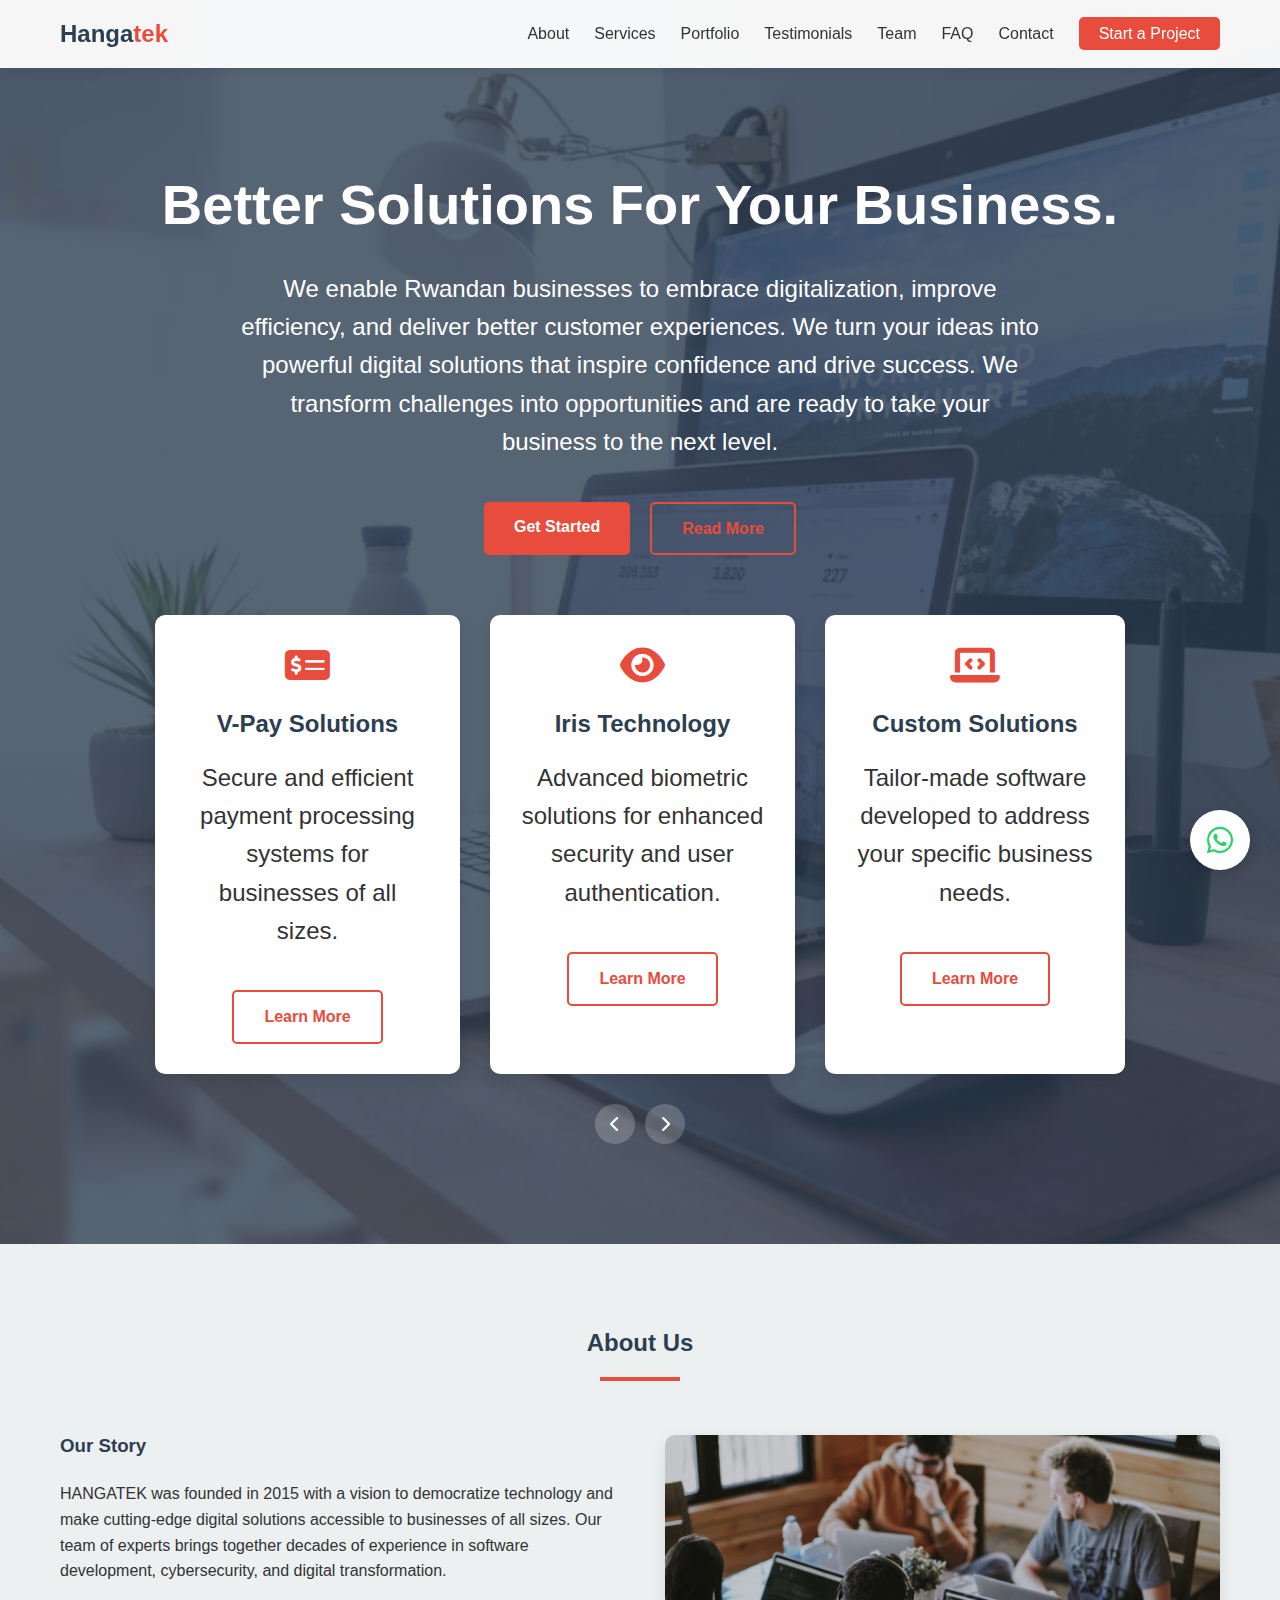
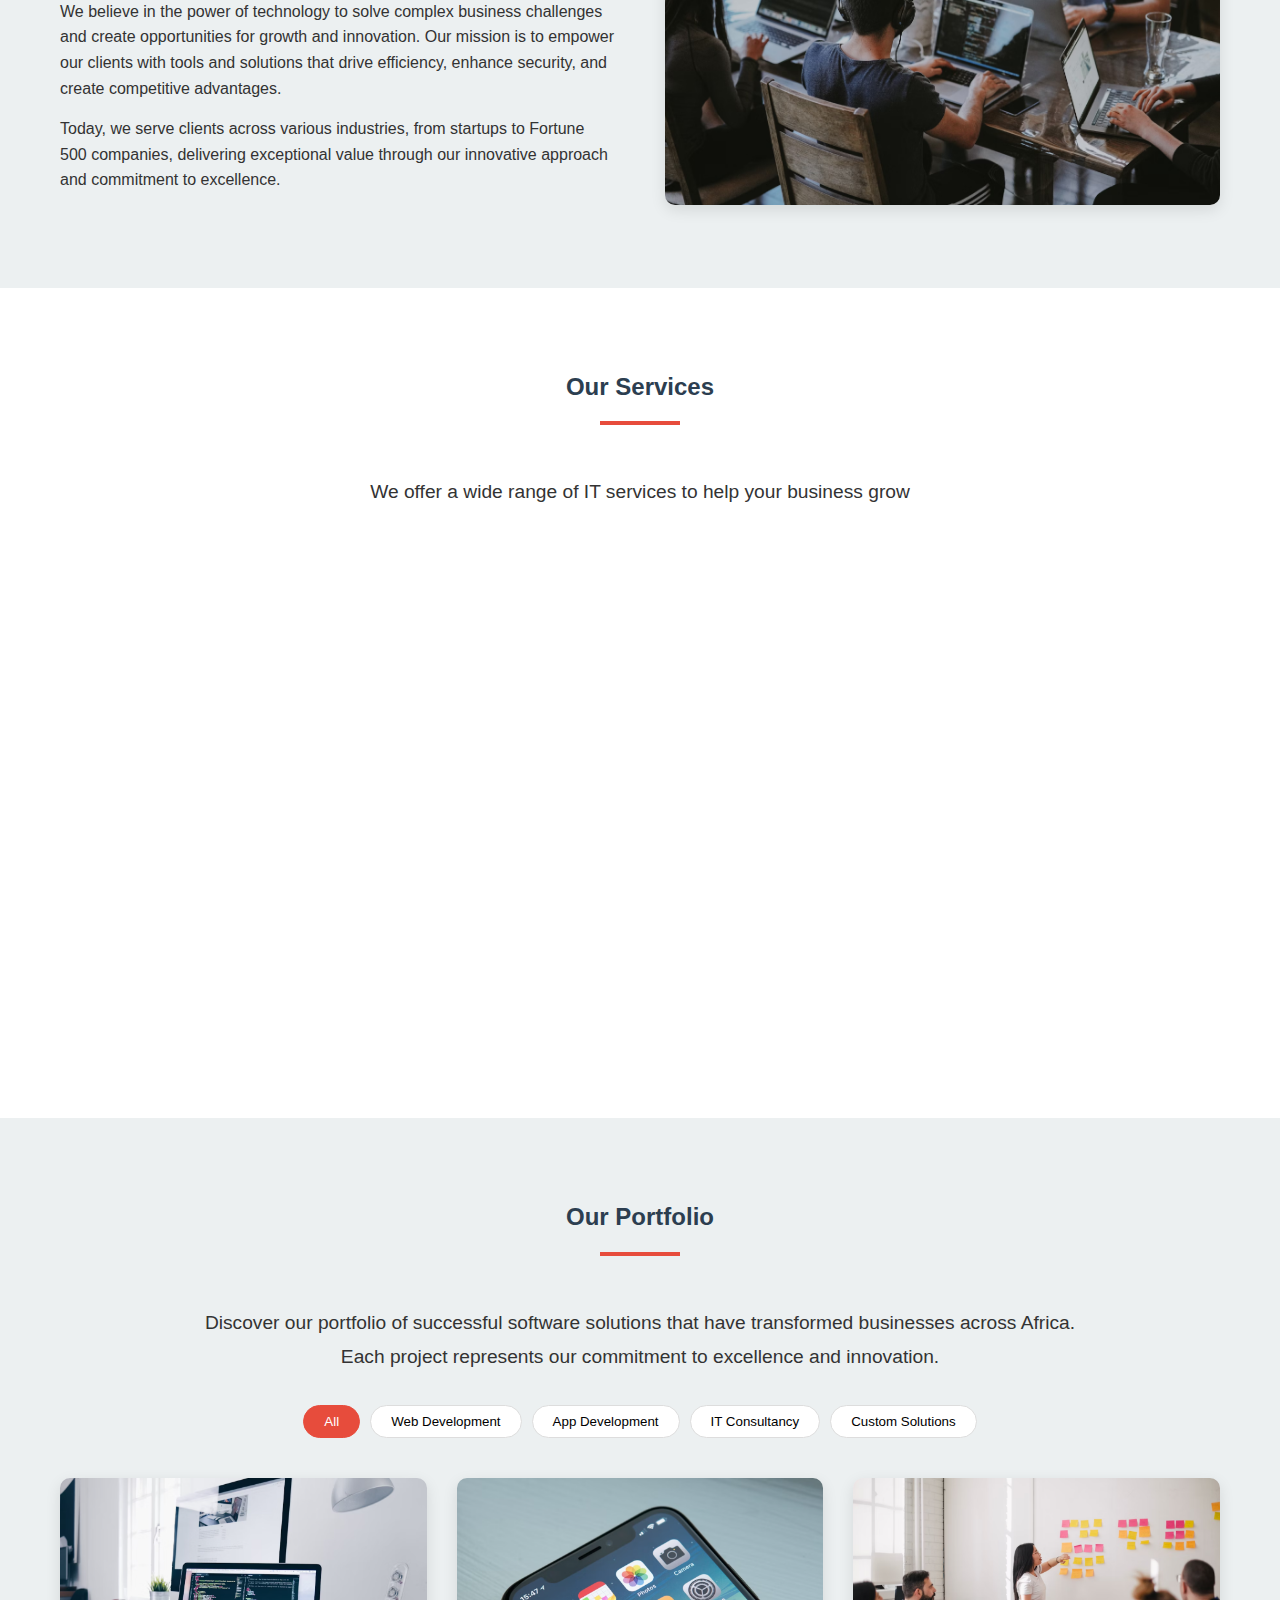
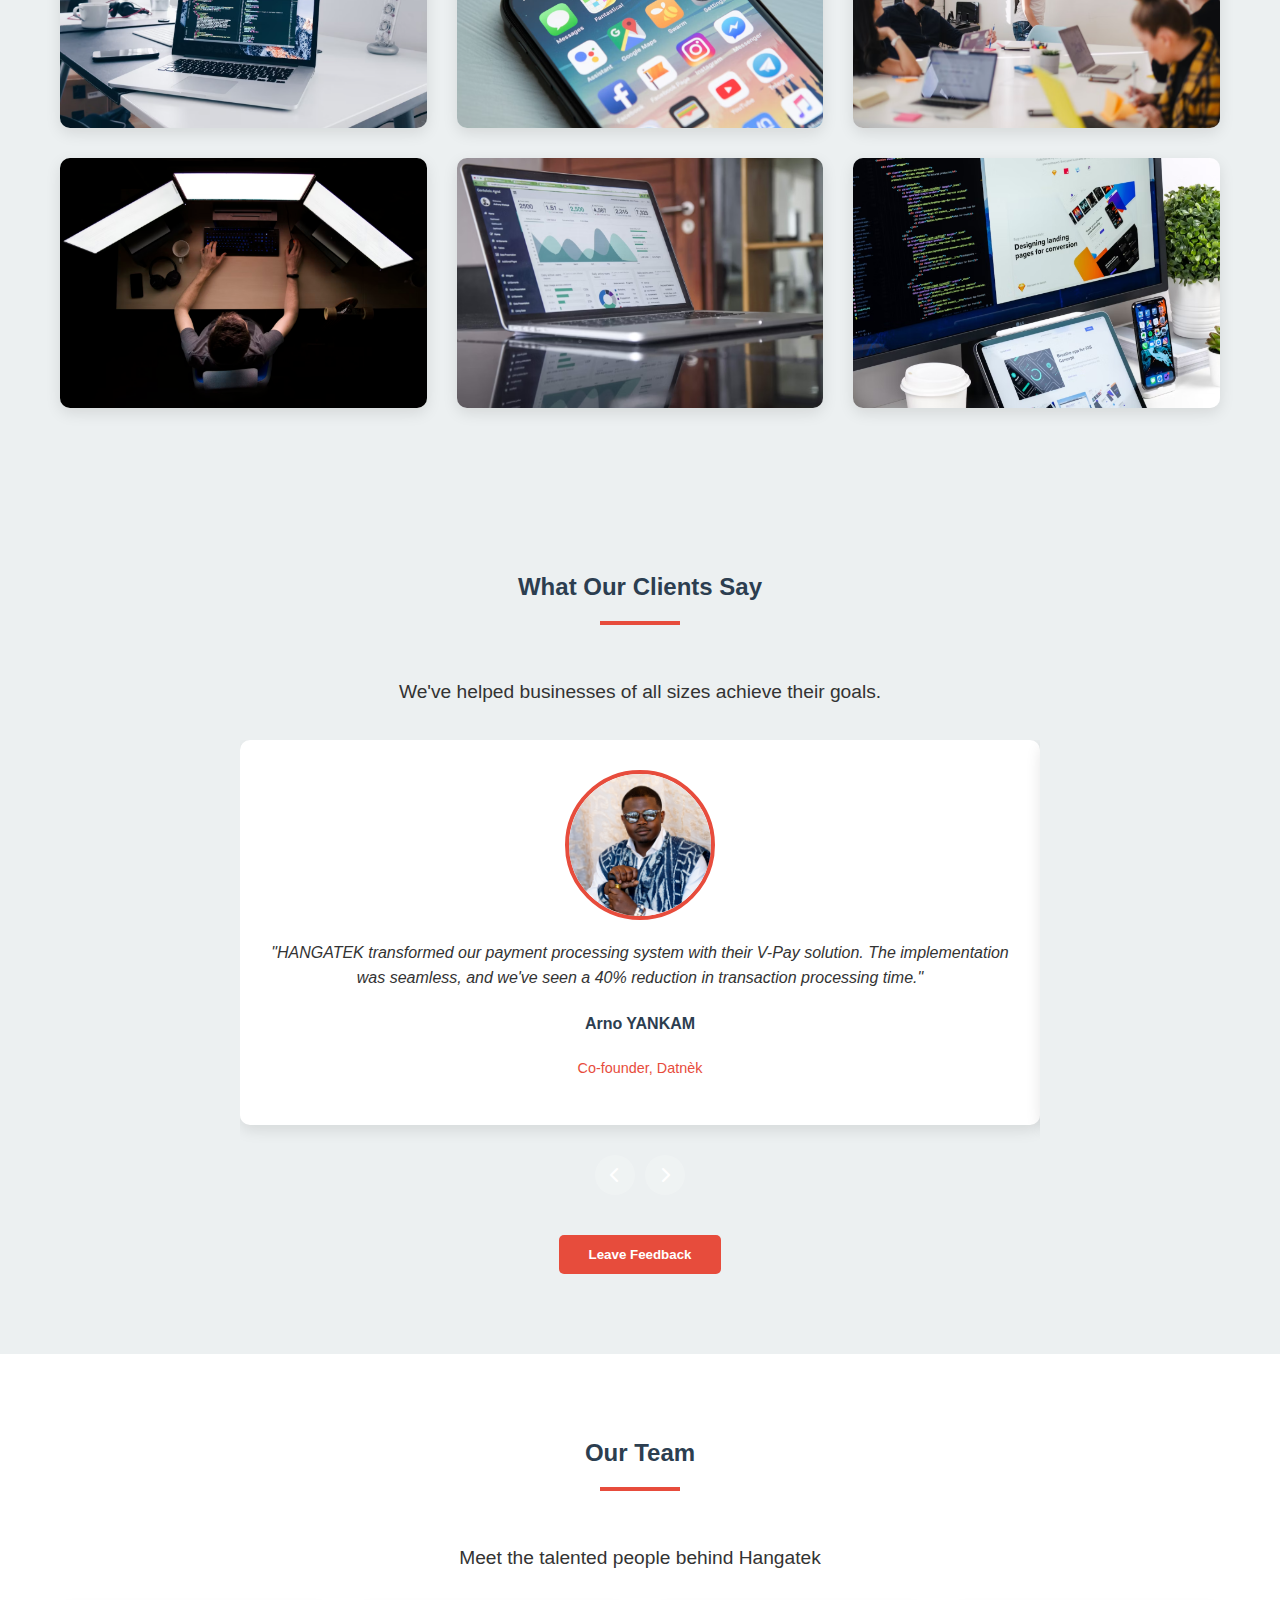
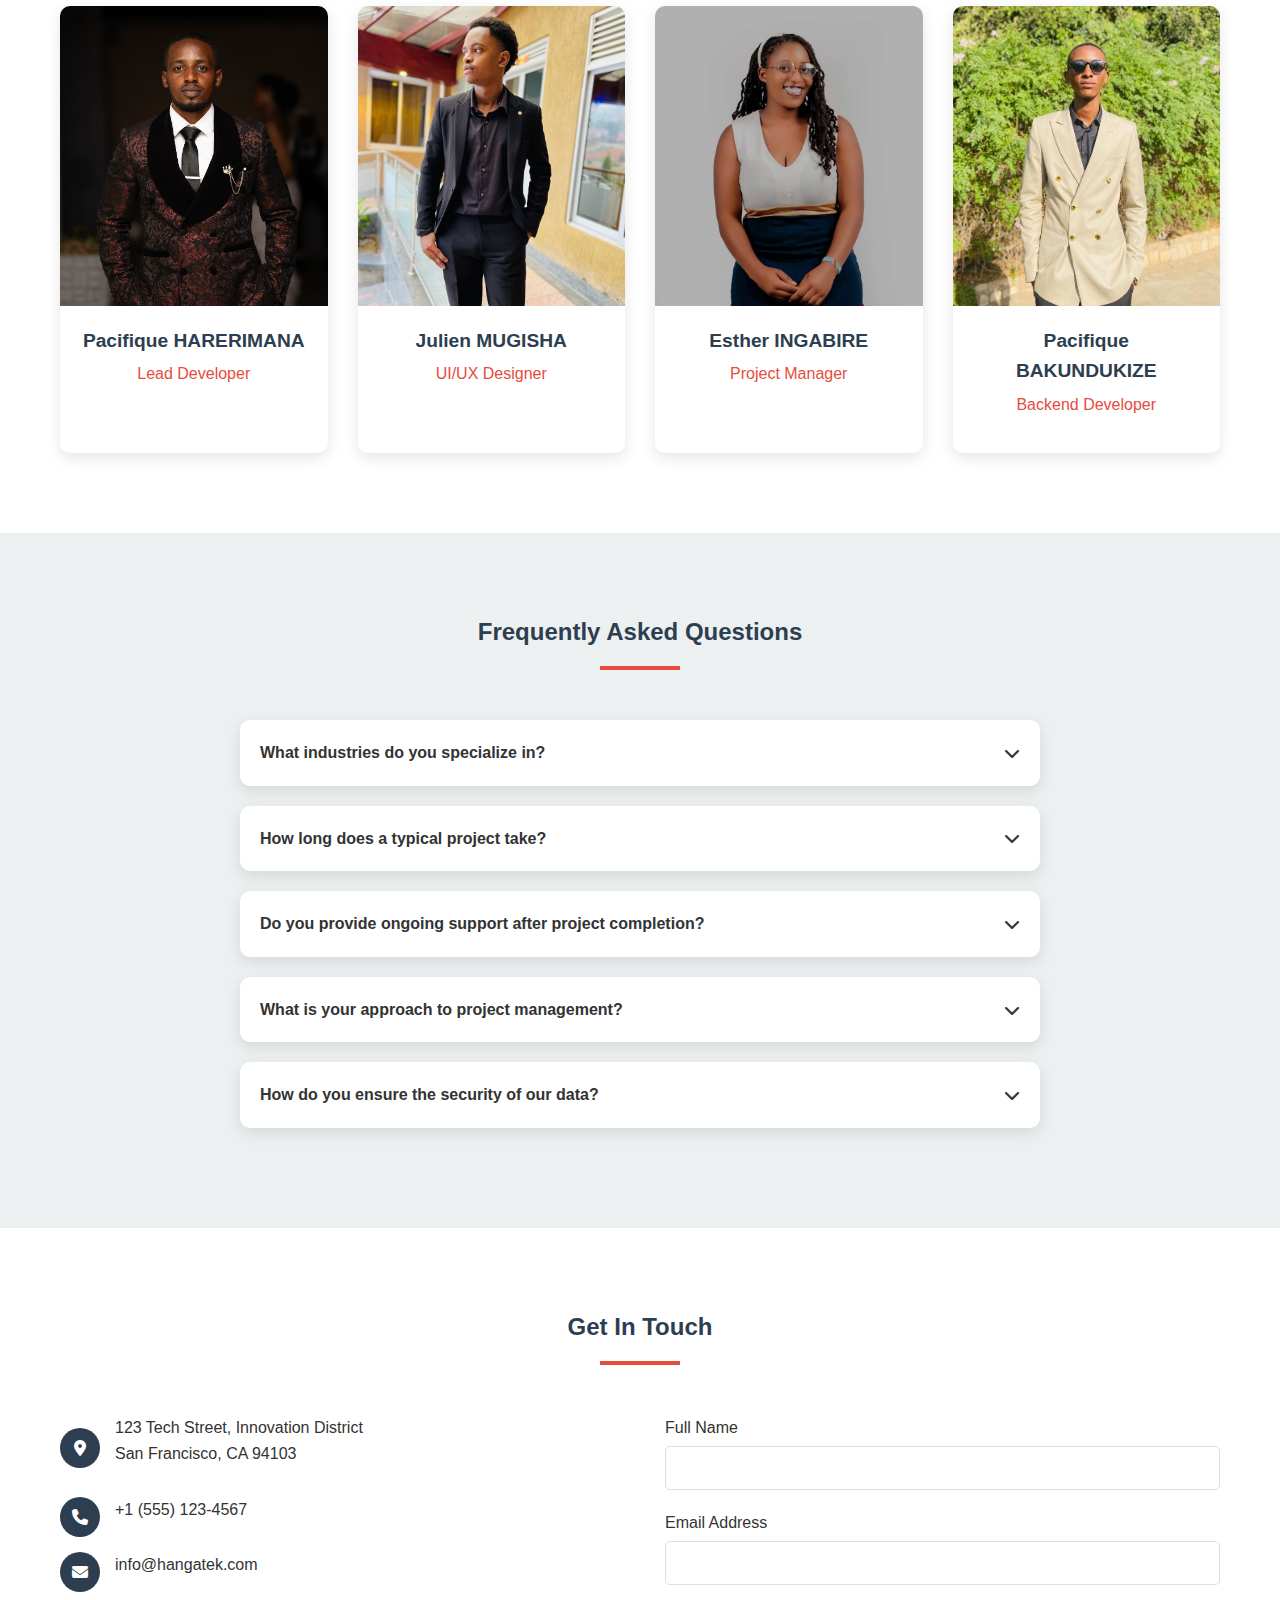
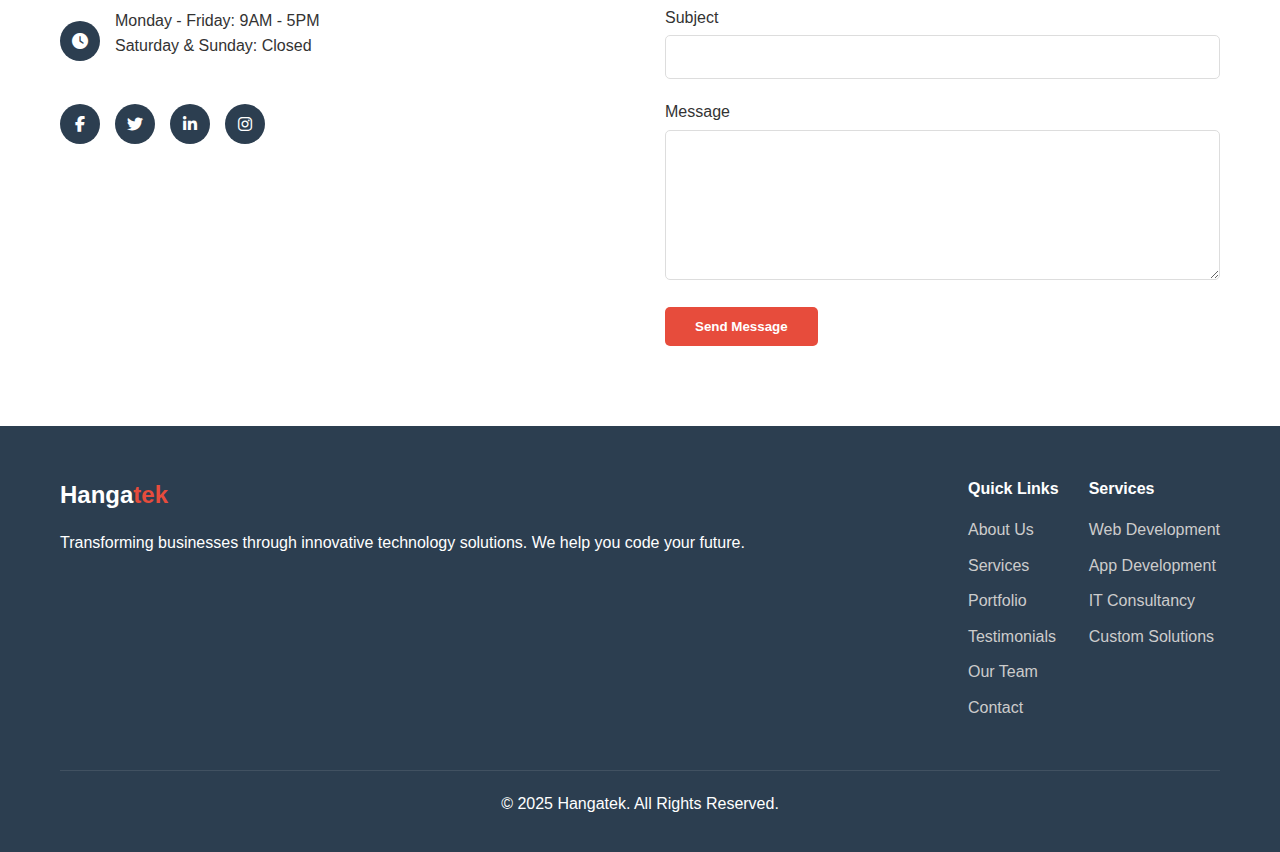
<file: home.html>
<!DOCTYPE html>
<html lang="en">
<head>
    <meta charset="UTF-8">
    <meta name="viewport" content="width=device-width, initial-scale=1.0">
    <title>Hangatek - Code Your Future</title>
    <link rel="stylesheet" href="https://cdnjs.cloudflare.com/ajax/libs/font-awesome/6.4.0/css/all.min.css">
    <link rel="stylesheet" href="global.css">
    <link rel="javascript" href="script.js">
</head>
<body>
    <!-- Header -->
    <header id="header">
        <div class="container header-container">
            <a href="#" class="logo">Hanga<span>tek</span></a>
            <button class="mobile-menu-btn" id="mobileMenuBtn">
                <i class="fas fa-bars"></i>
            </button>
            <nav>
                <ul id="navMenu">
                    <li><a href="#about" class="nav-link">About</a></li>
                    <li><a href="#services" class="nav-link">Services</a></li>
                    <li><a href="#portfolio" class="nav-link">Portfolio</a></li>
                    <li><a href="#testimonials" class="nav-link">Testimonials</a></li>
                    <li><a href="#team" class="nav-link">Team</a></li>
                    <li><a href="#faq" class="nav-link">FAQ</a></li>
                    <li><a href="#contact" class="nav-link">Contact</a></li>
                    <li><a href="#request" class="nav-link nav-request">Start a Project</a></li>
                </ul>
            </nav>
        </div>
    </header>

    <!-- Hero Section -->
    <section class="hero" id="home">
        <div class="container">
            <h1>Better Solutions For Your Business.</h1>
            <p>We enable Rwandan businesses to embrace digitalization, improve efficiency, and deliver better customer experiences. We turn your ideas into powerful digital solutions that inspire confidence and drive success. We transform challenges into opportunities and are ready to take your business to the next level.</p>

            <div class="hero-buttons">
                <a href="#contact" class="btn">Get Started</a>
                <a href="#about" class="btn btn-outline">Read More</a>
            </div>
            
            <div class="services-carousel">
                <div class="carousel-container" id="carouselContainer">
                    <div class="service-card">
                        <i class="fas fa-money-check-alt"></i>
                        <h3>V-Pay Solutions</h3>
                        <p>Secure and efficient payment processing systems for businesses of all sizes.</p>
                        <a href="#services" class="btn btn-outline">Learn More</a>
                    </div>
                    <div class="service-card">
                        <i class="fas fa-eye"></i>
                        <h3>Iris Technology</h3>
                        <p>Advanced biometric solutions for enhanced security and user authentication.</p>
                        <a href="#services" class="btn btn-outline">Learn More</a>
                    </div>
                    <div class="service-card">
                        <i class="fas fa-laptop-code"></i>
                        <h3>Custom Solutions</h3>
                        <p>Tailor-made software developed to address your specific business needs.</p>
                        <a href="#services" class="btn btn-outline">Learn More</a>
                    </div>
                </div>
                <div class="carousel-controls">
                    <div class="carousel-control" id="carouselPrev">
                        <i class="fas fa-chevron-left"></i>
                    </div>
                    <div class="carousel-control" id="carouselNext">
                        <i class="fas fa-chevron-right"></i>
                    </div>
                </div>
            </div>
        </div>
    </section>

    <!-- About Section -->
    <section class="about" id="about">
        <div class="container">
            <h2 class="section-title">About Us</h2>
            <div class="about-content">
                <div class="about-text">
                    <h3>Our Story</h3>
                    <p>HANGATEK was founded in 2015 with a vision to democratize technology and make cutting-edge digital solutions accessible to businesses of all sizes. Our team of experts brings together decades of experience in software development, cybersecurity, and digital transformation.</p>
                    <p>We believe in the power of technology to solve complex business challenges and create opportunities for growth and innovation. Our mission is to empower our clients with tools and solutions that drive efficiency, enhance security, and create competitive advantages.</p>
                    <p>Today, we serve clients across various industries, from startups to Fortune 500 companies, delivering exceptional value through our innovative approach and commitment to excellence.</p>
                    
                </div>
                <div class="about-image">
                    <img src="images/team.png" alt="HANGATEK Team">
                </div>
            </div>
        </div>
    </section>

    <!-- Services Section -->
    <section class="services" id="services">
        <div class="container">
            <h2 class="section-title">Our Services</h2>
            <P class="section-text-center">We offer a wide range of IT services to help your business grow</P>
            <br>
            <div class="services-grid">
                <div class="service-item">
                    <div class="service-icon">
                        <i class="fas fa-laptop-code"></i>
                    </div>
                    <div class="service-details">
                        <h3>Web Development</h3>
                        <p>We create responsive, high-performance websites and web applications that deliver exceptional user experiences across all devices.</p>
                       
                    </div>
                </div>
                <div class="service-item">
                    <div class="service-icon">
                        <i class="fas fa-mobile-alt"></i>
                    </div>
                    <div class="service-details">
                        <h3>App Development</h3>
                        <p>From iOS to Android, we build native and cross-platform mobile applications that engage users and drive business growth.</p>
                       
                    </div>
                </div>
                <div class="service-item">
                    <div class="service-icon">
                        <i class="fas fa-chart-line"></i>
                    </div>
                    <div class="service-details">
                        <h3>IT Consultancy</h3>
                        <p>Our experts provide strategic guidance to help you leverage technology for business transformation and digital innovation.</p>
                     
                    </div>
                </div>
                <div class="service-item">
                    <div class="service-icon">
                        <i class="fas fa-cogs"></i>
                    </div>
                    <div class="service-details">
                        <h3>Custom Software Solutions</h3>
                        <p>We develop tailor-made software systems designed to address your specific business challenges and operational needs.</p>
                   
                    </div>
                </div>
            </div>
        </div>
    </section>

    <!-- Portfolio Section -->
    <section class="portfolio" id="portfolio">
        <div class="container">
            <h2 class="section-title">Our Portfolio</h2>
            <p class="section-text-center">Discover our portfolio of successful software solutions that have transformed businesses across Africa.
               Each project represents our commitment to excellence and innovation.</p>
            <div class="portfolio-filters">
                <button class="filter-btn active" data-filter="all">All</button>
                <button class="filter-btn" data-filter="web">Web Development</button>
                <button class="filter-btn" data-filter="app">App Development</button>
                <button class="filter-btn" data-filter="consultancy">IT Consultancy</button>
                <button class="filter-btn" data-filter="custom">Custom Solutions</button>
            </div>
            <div class="portfolio-grid">
                <div class="portfolio-item" data-category="web">
                    <img src="images/proj1.png" alt="E-commerce Website" class="portfolio-image">
                    <div class="portfolio-overlay">
                        <h3 class="portfolio-title">E-commerce Platform</h3>
                        <p class="portfolio-category">Web Development</p>
                        <div class="portfolio-links">
                            <a href="#" class="portfolio-link">View Details</a>
                            <a href="#" class="portfolio-link">Live Demo</a>
                        </div>
                    </div>
                </div>
                <div class="portfolio-item" data-category="app">
                    <img src="images/proj2.png" alt="Fitness App" class="portfolio-image">
                    <div class="portfolio-overlay">
                        <h3 class="portfolio-title">Fitness Tracker App</h3>
                        <p class="portfolio-category">App Development</p>
                        <div class="portfolio-links">
                            <a href="#" class="portfolio-link">View Details</a>
                            <a href="#" class="portfolio-link">App Store</a>
                        </div>
                    </div>
                </div>
                <div class="portfolio-item" data-category="consultancy">
                    <img src="images/proj3.png" alt="IT Infrastructure" class="portfolio-image">
                    <div class="portfolio-overlay">
                        <h3 class="portfolio-title">IT Infrastructure Overhaul</h3>
                        <p class="portfolio-category">IT Consultancy</p>
                        <div class="portfolio-links">
                            <a href="#" class="portfolio-link">View Details</a>
                            <a href="#" class="portfolio-link">Case Study</a>
                        </div>
                    </div>
                </div>
                <div class="portfolio-item" data-category="custom">
                    <img src="images/proj4.png" alt="Custom CRM" class="portfolio-image">
                    <div class="portfolio-overlay">
                        <h3 class="portfolio-title">Custom CRM System</h3>
                        <p class="portfolio-category">Custom Solutions</p>
                        <div class="portfolio-links">
                            <a href="#" class="portfolio-link">View Details</a>
                            <a href="#" class="portfolio-link">Case Study</a>
                        </div>
                    </div>
                </div>
                <div class="portfolio-item" data-category="web">
                    <img src="images/proj5.png" alt="Financial Dashboard" class="portfolio-image">
                    <div class="portfolio-overlay">
                        <h3 class="portfolio-title">Financial Dashboard</h3>
                        <p class="portfolio-category">Web Development</p>
                        <div class="portfolio-links">
                            <a href="#" class="portfolio-link">View Details</a>
                            <a href="#" class="portfolio-link">Live Demo</a>
                        </div>
                    </div>
                </div>
                <div class="portfolio-item" data-category="app">
                    <img src="images/proj6.png" alt="Food Delivery App" class="portfolio-image">
                    <div class="portfolio-overlay">
                        <h3 class="portfolio-title">Food Delivery App</h3>
                        <p class="portfolio-category">App Development</p>
                        <div class="portfolio-links">
                            <a href="#" class="portfolio-link">View Details</a>
                            <a href="#" class="portfolio-link">App Store</a>
                        </div>
                    </div>
                </div>
            </div>
        </div>
    </section>

    <!-- Testimonials Section -->
    <section class="testimonials" id="testimonials">
        <div class="container">
            <h2 class="section-title">What Our Clients Say</h2>
            <p class="section-text-center">We've helped businesses of all sizes achieve their goals.</p>
            <div class="testimonials-slider">
                <div class="testimonials-container" id="testimonialsContainer">
                    <div class="testimonial">
                        <div class="testimonial-image">
                            <img src="images/INTROO_209.jpg" alt="Arno YANKAM">
                        </div>
                        <p class="testimonial-text">"HANGATEK transformed our payment processing system with their V-Pay solution. The implementation was seamless, and we've seen a 40% reduction in transaction processing time."</p>
                        <h4 class="testimonial-author">Arno YANKAM</h4>
                        <p class="testimonial-role">Co-founder, Datnèk</p>
                    </div>
                    <div class="testimonial">
                        <div class="testimonial-image">
                            <img src="images/gloria.jpg" alt="Gloria MUTESI">
                        </div>
                        <p class="testimonial-text">"The custom CRM solution developed by HANGATEK has revolutionized our customer management process. Their team was professional, responsive, and delivered beyond our expectations."</p>
                        <h4 class="testimonial-author">Gloria MUTESI</h4>
                        <p class="testimonial-role">Marketing Director, Growth Solutions</p>
                    </div>
                    <div class="testimonial">
                        <div class="testimonial-image">
                            <img src="images/274124.jpg" alt="Mercy Joan">
                        </div>
                        <p class="testimonial-text">"We implemented HANGATEK's Iris security system across our facilities, and the results have been outstanding. The system is robust, user-friendly, and significantly enhanced our security protocols."</p>
                        <h4 class="testimonial-author">Mercy Joan</h4>
                        <p class="testimonial-role">Operations Manager, Century Park Hotel.</p>
                    </div>
                </div>
                <div class="testimonial-controls">
                    <div class="carousel-control" id="testimonialPrev">
                        <i class="fas fa-chevron-left"></i>
                    </div>
                    <div class="carousel-control" id="testimonialNext">
                        <i class="fas fa-chevron-right"></i>
                    </div>
                </div>
            </div>
            <button class="btn feedback-btn" id="feedbackBtn">Leave Feedback</button>
        </div>
    </section>

    <!-- Team Section -->
    <section class="team" id="team">
        <div class="container">
            <h2 class="section-title">Our Team</h2>
            <p class="section-text-center">Meet the talented people behind Hangatek</p>
            <div class="team-grid">
                <div class="team-member">
                    <div class="team-image">
                        <img src="images/22.jpg" alt="Pacifique HARERIMANA">
                        <div class="team-overlay">
                            <a href="https://www.linkedin.com/in/pacifique-harerimana-90aaa4323/" target="_blank" class="team-social"><i class="fab fa-linkedin-in"></i></a>
                            <a href="https://www.instagram.com/paccy__hapa/" target="_blank" class="team-social"><i class="fab fa-instagram"></i></a>
                       
                        </div>
                    </div>
                    <div class="team-details">
                        <h3 class="team-name">Pacifique HARERIMANA</h3>
                        <p class="team-role">Lead Developer</p>
                    </div>
                </div>
                <div class="team-member">
                    <div class="team-image">
                        <img src="images/julien.jpg" alt="Julien MUGISHA">
                        <div class="team-overlay">
                            <a href="https://www.linkedin.com/in/mugisha-julien-24a87a263/" target="_blank"  class="team-social"><i class="fab fa-linkedin-in"></i></a>
                            <a href="#"   class="team-social"><i class="fab fa-twitter"></i></a>
                           
                        </div>
                    </div>
                    <div class="team-details">
                        <h3 class="team-name">Julien MUGISHA</h3>
                        <p class="team-role">UI/UX Designer</p>
                    </div>
                </div>
                <div class="team-member">
                    <div class="team-image">
                        <img src="images/kenia.jpg" alt="Esther INGABIRE">
                        <div class="team-overlay">
                            <a href="#" class="team-social"><i class="fab fa-linkedin-in"></i></a>
                            <a href="#" class="team-social"><i class="fab fa-pinterest"></i></a>
                            
                        </div>
                    </div>
                    <div class="team-details">
                        <h3 class="team-name">Esther INGABIRE</h3>
                        <p class="team-role">Project Manager</p>
                    </div>
                </div>
                <div class="team-member">
                    <div class="team-image">
                        <img src="images/pac.jpg" alt="Pacifique BAKUNDUKIZE">
                        <div class="team-overlay">
                            <a href="https://www.linkedin.com/in/pacifique-bakundukize-675859232/" target="_blank" class="team-social"><i class="fab fa-linkedin-in"></i></a>
                            <a href="https://github.com/pac-cee" target="_blank" class="team-social"><i class="fab fa-github"></i></a>
                        
                        </div>
                    </div>
                    <div class="team-details">
                        <h3 class="team-name">Pacifique BAKUNDUKIZE</h3>
                        <p class="team-role">Backend Developer</p>
                    </div>
                </div>
            </div>
        </div>
    </section>

    <!-- FAQ Section -->
    <section class="faq" id="faq">
        <div class="container">
            <h2 class="section-title">Frequently Asked Questions</h2>
            <div class="faq-container">
                <div class="faq-item">
                    <div class="faq-question">
                        <span>What industries do you specialize in?</span>
                        <i class="fas fa-chevron-down"></i>
                    </div>
                    <div class="faq-answer">
                        <p>We have experience working with clients across various industries including finance, healthcare, education, e-commerce, manufacturing, and more. Our solutions are tailored to meet the specific needs and challenges of each industry.</p>
                    </div>
                </div>
                <div class="faq-item">
                    <div class="faq-question">
                        <span>How long does a typical project take?</span>
                        <i class="fas fa-chevron-down"></i>
                    </div>
                    <div class="faq-answer">
                        <p>The timeline for each project varies based on complexity, scope, and specific requirements. A simple website might take 4-6 weeks, while a complex custom application could take 3-6 months. We provide detailed timelines after understanding your project requirements.</p>
                    </div>
                </div>
                <div class="faq-item">
                    <div class="faq-question">
                        <span>Do you provide ongoing support after project completion?</span>
                        <i class="fas fa-chevron-down"></i>
                    </div>
                    <div class="faq-answer">
                        <p>Yes, we offer comprehensive maintenance and support packages to ensure your systems continue to perform optimally. Our support includes regular updates, security patches, troubleshooting, and feature enhancements as needed.</p>
                    </div>
                </div>
                <div class="faq-item">
                    <div class="faq-question">
                        <span>What is your approach to project management?</span>
                        <i class="fas fa-chevron-down"></i>
                    </div>
                    <div class="faq-answer">
                        <p>We follow an agile methodology, breaking projects into sprints with regular deliverables and feedback cycles. This approach ensures transparency, allows for flexibility, and ensures that the final product aligns with your expectations.</p>
                    </div>
                </div>
                <div class="faq-item">
                    <div class="faq-question">
                        <span>How do you ensure the security of our data?</span>
                        <i class="fas fa-chevron-down"></i>
                    </div>
                    <div class="faq-answer">
                        <p>We implement industry-standard security measures including encryption, secure coding practices, regular security audits, and compliance with data protection regulations. For highly sensitive projects, we can implement additional security protocols as needed.</p>
                    </div>
                </div>
            </div>
        </div>
    </section>

    <!-- Contact Section -->
    <section class="contact" id="contact">
        <div class="container">
            <h2 class="section-title">Get In Touch</h2>
            <div class="contact-content">
                <div class="contact-info">
                    <div class="contact-details">
                        <div class="contact-detail">
                            <i class="fas fa-map-marker-alt"></i>
                            <p>123 Tech Street, Innovation District<br>San Francisco, CA 94103</p>
                        </div>
                        <div class="contact-detail">
                            <i class="fas fa-phone"></i>
                            <p>+1 (555) 123-4567</p>
                        </div>
                        <div class="contact-detail">
                            <i class="fas fa-envelope"></i>
                            <p>info@hangatek.com</p>
                        </div>
                        <div class="contact-detail">
                            <i class="fas fa-clock"></i>
                            <p>Monday - Friday: 9AM - 5PM<br>Saturday & Sunday: Closed</p>
                        </div>
                    </div>
                    <div class="contact-social">
                        <a href="#"><i class="fab fa-facebook-f"></i></a>
                        <a href="#"><i class="fab fa-twitter"></i></a>
                        <a href="#"><i class="fab fa-linkedin-in"></i></a>
                        <a href="#"><i class="fab fa-instagram"></i></a>
                    </div>
                </div>
                <div class="contact-form">
                    <form id="contactForm">
                        <div class="form-group">
                            <label for="name">Full Name</label>
                            <input type="text" id="name" name="name" required>
                        </div>
                        <div class="form-group">
                            <label for="email">Email Address</label>
                            <input type="email" id="email" name="email" required>
                        </div>
                        <div class="form-group">
                            <label for="subject">Subject</label>
                            <input type="text" id="subject" name="subject" required>
                        </div>
                        <div class="form-group">
                            <label for="message">Message</label>
                            <textarea id="message" name="message" required></textarea>
                        </div>
                        <button type="submit" class="btn">Send Message</button>
                    </form>
                </div>
            </div>
        </div>
    </section>

    <!-- Footer -->
    <footer>
        <div class="container">
            <div class="footer-content">
                <div class="footer-info">
                    <div class="footer-logo">Hanga<span>tek</span></div>
                    <p>Transforming businesses through innovative technology solutions. We help you code your future.</p>
                </div>
                <div class="footer-links">
                    <div class="footer-nav">
                        <h4>Quick Links</h4>
                        <ul>
                            <li><a href="#about">About Us</a></li>
                            <li><a href="#services">Services</a></li>
                            <li><a href="#portfolio">Portfolio</a></li>
                            <li><a href="#testimonials">Testimonials</a></li>
                            <li><a href="#team">Our Team</a></li>
                            <li><a href="#contact">Contact</a></li>
                        </ul>
                    </div>
                    <div class="footer-services">
                        <h4>Services</h4>
                        <ul>
                            <li><a href="#services">Web Development</a></li>
                            <li><a href="#services">App Development</a></li>
                            <li><a href="#services">IT Consultancy</a></li>
                            <li><a href="#services">Custom Solutions</a></li>
                        </ul>
                    </div>
                </div>
            </div>
            <div class="footer-bottom">
                <p>&copy; 2025 Hangatek. All Rights Reserved.</p>
            </div>
        </div>
    </footer>

    <!-- WhatsApp Float Button -->
    <a href="https://wa.me/250789534491" class="whatsapp-float" target="_blank">
        <i class="fab fa-whatsapp"></i>
    </a>

    <!-- Request Project Modal -->
    <!-- Request Project Modal -->
    <div class="modal" id="requestModal">
        <div class="modal-content">
            <span class="modal-close" id="modalClose">&times;</span>
            <h2 class="section-text-center">Start a Project</h2>
            <p class="request-text-center">Fill out the form below to get started with your project. We'll get back to you within 24 hours.</p>
            
            <form id="requestForm">
                <!-- First Name and Last Name on the same line -->
                <div class="form-row">
                    <h3 class="form-section-title">Contact Information</h3>
                    <div class="form-group half-width">
                        <label for="firstName">First Name*</label>
                        <input type="text" id="firstName" name="firstName" required placeholder="Enter your first name">
                    </div>
                    <div class="form-group half-width">
                        <label for="lastName">Last Name*</label>
                        <input type="text" id="lastName" name="lastName" required placeholder="Enter your last name">
                    </div>
                </div>
                
                <!-- Company Name and Phone Number on the same line -->
                <div class="form-row">
                    <div class="form-group half-width">
                        <label for="companyName">Company Name</label>
                        <input type="text" id="companyName" name="companyName" placeholder="Enter your company name">
                    </div>
                    <div class="form-group half-width">
                        <label for="phoneNumber">Phone Number*</label>
                        <div class="phone-input-group">
                            <select id="countryCode" name="countryCode" class="country-code-select">
                                <option value="+250">RW +250</option>
                                <option value="+1">US +1</option>
                                <option value="+44">UK +44</option>
                            </select>
                            <input type="tel" id="phoneNumber" name="phoneNumber" class="phone-number-input" required placeholder="Enter your phone number">
                        </div>
                    </div>
                </div>
                
                <!-- Project Type, Budget Range, and Timeline on the same line -->
                <div class="form-row">
                    <h3 class="form-section-title">Project Details</h3>

                    <div class="form-group third-width">
                        <label for="projectType">Project Type*</label>
                        <select id="projectType" name="projectType" required>
                            <option value="">Select project type</option>
                            <option value="web">Web Development</option>
                            <option value="app">App Development</option>
                            <option value="consultancy">IT Consultancy</option>
                            <option value="custom">Custom Solutions</option>
                            <option value="other">Other</option>
                        </select>
                    </div>
                    <div class="form-group third-width">
                        <label for="budgetRange">Budget Range*</label>
                        <select id="budgetRange" name="budgetRange" required>
                            <option value="">Select budget range</option>
                            <option value="under-5k">Under $5,000</option>
                            <option value="5k-15k">$5,000 - $15,000</option>
                            <option value="15k-50k">$15,000 - $50,000</option>
                            <option value="over-50k">Over $50,000</option>
                        </select>
                    </div>
                    <div class="form-group third-width">
                        <label for="timeline">Timeline*</label>
                        <select id="timeline" name="timeline" required>
                            <option value="">Select timeline</option>
                            <option value="urgent">Urgent (Less than 1 month)</option>
                            <option value="1-3months">1-3 months</option>
                            <option value="3-6months">3-6 months</option>
                            <option value="6plus">6+ months</option>
                        </select>
                    </div>
                </div>
                
                <!-- Project Description -->
                <div class="form-group">
                    <label for="projectDescription">Project Description*</label>
                    <textarea id="projectDescription" name="projectDescription" required placeholder="Describe your project in detail....."></textarea>
                </div>
                
                <!-- Preferred Contact Method -->
                <div class="form-group">
                    <label for="contactMethod">Preferred Contact Method*</label>
                    <select id="contactMethod" name="contactMethod" required>
                        <option value="">Select preferred contact method</option>
                        <option value="email">Email</option>
                        <option value="phone">Phone</option>
                        <option value="whatsapp">WhatsApp</option>
                    </select>
                </div>
                
                <!-- How did you hear about us? -->
                <div class="form-group">
                    <h3 class="form-section-title">Additional Information</h3>

                    <label for="hearAboutUs">How did you hear about us?</label>
                    <select id="hearAboutUs" name="hearAboutUs">
                        <option value="">Select an option</option>
                        <option value="search">Search Engine</option>
                        <option value="social">Social Media</option>
                        <option value="referral">Referral</option>
                        <option value="advertisement">Advertisement</option>
                        <option value="other">Other</option>
                    </select>
                </div>
                
                <!-- Checkboxes -->
                <div class="checkbox-group">
                    <label class="checkbox-option">
                        <input type="checkbox" id="newsletter" name="newsletter">
                        <span>Subscribe to our newsletter for updates and insights</span>
                    </label>
                    <label class="checkbox-option">
                        <input type="checkbox" id="terms" name="terms" required>
                        <span>I agree to the Terms of Service and Privacy Policy *</span>
                    </label>
                </div>
                
                <button type="submit" class="btn">Submit Project Request</button>

                <p class="request-text-center">We'll review your request and send you a detailed quote within 24 hours. All information is kept confidential.</p>
            </form>
        </div>
    </div>

    <!-- Feedback Modal -->
    <div class="modal" id="feedbackModal">
        <div class="modal-content">
            <span class="modal-close" id="feedbackModalClose">&times;</span>
            <h2>Leave Feedback</h2>
            <form id="feedbackForm">
                <div class="form-group">
                    <label for="feedbackName">Full Name</label>
                    <input type="text" id="feedbackName" name="feedbackName" required>
                </div>
                <div class="form-group">
                    <label for="feedbackEmail">Email Address</label>
                    <input type="email" id="feedbackEmail" name="feedbackEmail" required>
                </div>
                <div class="form-group">
                    <label for="feedbackCompany">Company</label>
                    <input type="text" id="feedbackCompany" name="feedbackCompany">
                </div>
                <div class="form-group">
                    <label for="feedbackRating">Rating</label>
                    <select id="feedbackRating" name="feedbackRating" required>
                        <option value="">Select Rating</option>
                        <option value="5">5 Stars</option>
                        <option value="4">4 Stars</option>
                        <option value="3">3 Stars</option>
                        <option value="2">2 Stars</option>
                        <option value="1">1 Star</option>
                    </select>
                </div>
                <div class="form-group">
                    <label for="feedbackMessage">Your Feedback</label>
                    <textarea id="feedbackMessage" name="feedbackMessage" required></textarea>
                </div>
                <button type="submit" class="btn">Submit Feedback</button>
            </form>
        </div>
    </div>
    <script src="script.js"></script>
</body>
</html>
</file>
<file: global.css>
/* Global Styles */
        :root {
            --primary-color: #2c3e50;
            --secondary-color: #e74c3c;
            --accent-color: #3498db;
            --light-color: #ecf0f1;
            --dark-color: #2c3e50;
            --text-color: #333;
            --background-color: #fff;
        }
        
        * {
            margin: 0;
            padding: 0;
            box-sizing: border-box;
            font-family: 'Segoe UI', Tahoma, Geneva, Verdana, sans-serif;
        }
        
        html {
            scroll-behavior: smooth;
        }
        
        body {
            color: var(--text-color);
            background-color: var(--background-color);
            line-height: 1.6;
            overflow-x: hidden;
        }
        
        .container {
            width: 100%;
            max-width: 1200px;
            margin: 0 auto;
            padding: 0 20px;
        }
        
        section {
            padding: 80px 0;
            scroll-margin-top: 80px; /* Added for fixed header offset */
        }
        
        h1, h2, h3, h4 {
            margin-bottom: 20px;
            color: var(--primary-color);
        }
        
        p {
            margin-bottom: 15px;
        }
        
        .btn {
            display: inline-block;
            padding: 12px 30px;
            background-color: var(--secondary-color);
            color: white;
            text-decoration: none;
            border-radius: 5px;
            font-weight: 600;
            transition: all 0.3s ease;
            border: none;
            cursor: pointer;
        }
        
        .btn:hover {
            background-color: var(--primary-color);
            transform: translateY(-3px);
            box-shadow: 0 5px 15px rgba(0, 0, 0, 0.1);
        }
        
        .btn-outline {
            background-color: transparent;
            border: 2px solid var(--secondary-color);
            color: var(--secondary-color);
        }
        
        .btn-outline:hover {
            background-color: var(--secondary-color);
            color: white;
        }
        
        .section-title {
            text-align: center;
            margin-bottom: 50px;
            position: relative;
        }
        
        .section-title:after {
            content: '';
            display: block;
            width: 80px;
            height: 4px;
            background-color: var(--secondary-color);
            margin: 15px auto;
        }
        
        /* Header Styles */
        header {
            position: fixed;
            top: 0;
            left: 0;
            width: 100%;
            background-color: rgba(255, 255, 255, 0.95);
            box-shadow: 0 2px 10px rgba(0, 0, 0, 0.1);
            z-index: 1000;
            padding: 15px 0;
            transition: all 0.3s ease;
        }
        
        header.scrolled {
            padding: 10px 0;
        }
        
        .header-container {
            display: flex;
            justify-content: space-between;
            align-items: center;
        }
        
        .logo {
            font-size: 24px;
            font-weight: 700;
            color: var(--primary-color);
            text-decoration: none;
        }
        
        .logo span {
            color: var(--secondary-color);
        }
        
        nav ul {
            display: flex;
            list-style: none;
        }
        
        nav ul li {
            margin-left: 25px;
        }
        
        nav ul li a {
            text-decoration: none;
            color: var(--text-color);
            font-weight: 500;
            transition: all 0.3s ease;
            position: relative;
        }
        
        nav ul li a:after {
            content: '';
            position: absolute;
            bottom: -5px;
            left: 0;
            width: 0;
            height: 2px;
            background-color: var(--secondary-color);
            transition: width 0.3s ease;
        }
        
        nav ul li a:hover:after,
        nav ul li a.active:after {
            width: 100%;
        }
        
        nav ul li a.active {
            color: var(--secondary-color);
        }
        
        .nav-request {
            background-color: var(--secondary-color);
            color: white;
            padding: 8px 20px;
            border-radius: 5px;
        }
        
        .nav-request:hover {
            background-color: var(--primary-color);
        }
        
        .nav-request:after {
            display: none;
        }
        
        .mobile-menu-btn {
            display: none;
            font-size: 24px;
            background: none;
            border: none;
            cursor: pointer;
            color: var(--primary-color);
        }
        
        /* Hero Section */
        .hero {
            padding: 160px 0 100px;
            background: linear-gradient(rgba(44, 62, 80, 0.8), rgba(44, 62, 80, 0.8)), url('images/HeroBG.png');
            background-size: cover;
            background-position: center;
            color: white;
            text-align: center;
        }
        
        .hero h1 {
            font-size: 3.5rem;
            margin-bottom: 20px;
            color: white;
        }
        
        .hero p {
            font-size: 1.5rem;
            margin-bottom: 40px;
            max-width: 800px;
            margin-left: auto;
            margin-right: auto;
        }
        
        .hero-buttons {
            display: flex;
            justify-content: center;
            gap: 20px;
            margin-bottom: 60px;
        }
        
        .services-carousel {
            position: relative;
            max-width: 1000px;
            margin: 0 auto;
            overflow: hidden;
        }
        
        .carousel-container {
            display: flex;
            transition: transform 0.5s ease;
        }
        
        .service-card {
            min-width: 300px;
            background-color: white;
            border-radius: 10px;
            padding: 30px;
            margin: 0 15px;
            box-shadow: 0 5px 15px rgba(0, 0, 0, 0.1);
            color: var(--text-color);
            text-align: center;
        }
        
        .service-card i {
            font-size: 40px;
            color: var(--secondary-color);
            margin-bottom: 20px;
        }
        
        .service-card h3 {
            font-size: 1.5rem;
            margin-bottom: 15px;
        }
        
        .carousel-controls {
            display: flex;
            justify-content: center;
            margin-top: 30px;
            gap: 10px;
        }
        
        .carousel-control {
            background-color: rgba(255, 255, 255, 0.2);
            color: white;
            width: 40px;
            height: 40px;
            border-radius: 50%;
            display: flex;
            align-items: center;
            justify-content: center;
            cursor: pointer;
            transition: all 0.3s ease;
        }
        
        .carousel-control:hover {
            background-color: var(--secondary-color);
        }
        
        /* Portfolio Section */
        .portfolio {
            background-color: var(--light-color);
        }
        
        .portfolio-filters {
            display: flex;
            justify-content: center;
            flex-wrap: wrap;
            margin-bottom: 40px;
            gap: 10px;
        }
        
        .filter-btn {
            padding: 8px 20px;
            background-color: white;
            border: 1px solid #ddd;
            border-radius: 30px;
            cursor: pointer;
            transition: all 0.3s ease;
        }
        
        .filter-btn.active, .filter-btn:hover {
            background-color: var(--secondary-color);
            color: white;
            border-color: var(--secondary-color);
        }
        
        .portfolio-grid {
            display: grid;
            grid-template-columns: repeat(auto-fill, minmax(300px, 1fr));
            gap: 30px;
        }
        
        .portfolio-item {
            position: relative;
            border-radius: 10px;
            overflow: hidden;
            box-shadow: 0 5px 15px rgba(0, 0, 0, 0.1);
            height: 250px;
        }
        
        .portfolio-image {
            width: 100%;
            height: 100%;
            object-fit: cover;
            transition: all 0.5s ease;
        }
        
        .portfolio-overlay {
            position: absolute;
            top: 0;
            left: 0;
            width: 100%;
            height: 100%;
            background-color: rgba(44, 62, 80, 0.9);
            display: flex;
            flex-direction: column;
            justify-content: center;
            align-items: center;
            padding: 20px;
            opacity: 0;
            transition: all 0.3s ease;
        }
        
        .portfolio-item:hover .portfolio-overlay {
            opacity: 1;
        }
        
        .portfolio-item:hover .portfolio-image {
            transform: scale(1.1);
        }
        
        .portfolio-title {
            color: white;
            font-size: 1.5rem;
            margin-bottom: 10px;
        }
        
        .portfolio-category {
            color: var(--secondary-color);
            margin-bottom: 15px;
        }
        
        .portfolio-links {
            display: flex;
            gap: 15px;
        }
        
        .portfolio-link {
            color: white;
            text-decoration: none;
            padding: 8px 15px;
            border: 1px solid white;
            border-radius: 5px;
            transition: all 0.3s ease;
        }
        
        .portfolio-link:hover {
            background-color: var(--secondary-color);
            border-color: var(--secondary-color);
        }
        
        .whatsapp-float {
            position: fixed;
            bottom: 30px;
            right: 30px;
            width: 60px;
            height: 60px;
            background-color: white; /* White background */
            border-radius: 50%;
            display: flex;
            align-items: center;
            justify-content: center;
            font-size: 30px;
            color: #25D366; /* WhatsApp green */
            box-shadow: 0 4px 15px rgba(0, 0, 0, 0.2);
            z-index: 1000;
            transition: all 0.3s ease;
            text-decoration: none;  /* removes underline */
       }
       .whatsapp-float:hover {
            transform: scale(1.1);
       }

       .section-text-center {
            text-align: center;
            font-size: 1.2rem;
            margin: 0 auto 30px;
            max-width: 900px;
            line-height: 1.8;
        }
 

        /* About Section */
        .about {
            background-color: var(--light-color);
        }
        
        .about-content {
            display: flex;
            align-items: center;
            gap: 50px;
        }
        
        .about-text {
            flex: 1;
        }
        
        .about-image {
            flex: 1;
            border-radius: 10px;
            overflow: hidden;
            box-shadow: 0 5px 15px rgba(0, 0, 0, 0.1);
        }
        
        .about-image img {
            width: 100%;
            height: auto;
            display: block;
        }
        
        /* Services Section */
        .services-grid {
            display: grid;
            grid-template-columns: repeat(auto-fit, minmax(260px, 1fr));
            gap: 30px;
        }
        
        .service-item {
            background-color: white;
            border-radius: 10px;
            overflow: hidden;
            box-shadow: 0 5px 15px rgba(0, 0, 0, 0.1);
            transition: all 0.5s ease;
            transform: translateY(50px);
            opacity: 0;
        }
        
        .service-item.visible {
            transform: translateY(0);
            opacity: 1;
        }
        
        .service-item:hover {
            transform: translateY(-10px);
            box-shadow: 0 15px 30px rgba(0, 0, 0, 0.15);
        }
        
        .service-icon {
            height: 200px;
            background-color: var(--primary-color);
            display: flex;
            align-items: center;
            justify-content: center;
            color: white;
            font-size: 50px;
        }
        
        .service-details {
            padding: 25px;
        }
        
        /* Testimonials Section */
        .testimonials {
            background-color: var(--light-color);
        }
        
        .testimonials-slider {
            position: relative;
            max-width: 800px;
            margin: 0 auto;
            overflow: hidden;
        }
        
        .testimonials-container {
            display: flex;
            transition: transform 0.5s ease;
        }
        
        .testimonial {
            min-width: 100%;
            padding: 30px;
            background-color: white;
            border-radius: 10px;
            box-shadow: 0 5px 15px rgba(0, 0, 0, 0.1);
            text-align: center;
        }
        
        .testimonial-image {
            width: 150px;
            height: 150px;
            border-radius: 50%;
            overflow: hidden;
            margin: 0 auto 20px;
            border: 4px solid var(--secondary-color);
        }
        
        .testimonial-image img {
            width: 100%;
            height: 100%;
            object-fit: cover;
        }
        
        .testimonial-text {
            font-style: italic;
            margin-bottom: 20px;
        }
        
        .testimonial-author {
            font-weight: 700;
            color: var(--primary-color);
        }
        
        .testimonial-role {
            color: var(--secondary-color);
            font-size: 0.9rem;
        }
        
        .testimonial-controls {
            display: flex;
            justify-content: center;
            margin-top: 30px;
            gap: 10px;
        }
        
        .feedback-btn {
            margin: 40px auto 0;
            display: block;
            width: fit-content;
        }
        
        /* Team Section */
        .team-grid {
            display: grid;
            grid-template-columns: repeat(auto-fit, minmax(250px, 1fr));
            gap: 30px;
        }
        
        .team-member {
            background-color: white;
            border-radius: 10px;
            overflow: hidden;
            box-shadow: 0 5px 15px rgba(0, 0, 0, 0.1);
            transition: all 0.3s ease;
            position: relative;
        }
        
        .team-member:hover {
            transform: translateY(-10px);
            box-shadow: 0 15px 30px rgba(0, 0, 0, 0.15);
        }
        
        .team-image {
            height: 300px;
            overflow: hidden;
            position: relative;
        }
        
        .team-image img {
            width: 100%;
            height: 100%;
            object-fit: cover;
            transition: all 0.5s ease;
        }
        
        .team-member:hover .team-image img {
            transform: scale(1.1);
        }
        
        .team-overlay {
            position: absolute;
            top: 0;
            left: 0;
            width: 100%;
            height: 100%;
            background-color: rgba(44, 62, 80, 0.8);
            display: flex;
            align-items: center;
            justify-content: center;
            gap: 15px;
            opacity: 0;
            transition: all 0.3s ease;
        }
        
        .team-member:hover .team-overlay {
            opacity: 1;
        }
        
        .team-social {
            color: white;
            font-size: 20px;
            transition: all 0.3s ease;
        }
        
        .team-social:hover {
            color: var(--secondary-color);
            transform: translateY(-5px);
        }
        
        .team-details {
            padding: 20px;
            text-align: center;
        }
        
        .team-name {
            font-size: 1.2rem;
            margin-bottom: 5px;
        }
        
        .team-role {
            color: var(--secondary-color);
            font-weight: 500;
        }
        
        /* FAQ Section */
        .faq {
            background-color: var(--light-color);
        }
        
        .faq-container {
            max-width: 800px;
            margin: 0 auto;
        }
        
        .faq-item {
            background-color: white;
            border-radius: 10px;
            margin-bottom: 20px;
            box-shadow: 0 5px 15px rgba(0, 0, 0, 0.1);
            overflow: hidden;
        }
        
        .faq-question {
            padding: 20px;
            cursor: pointer;
            display: flex;
            justify-content: space-between;
            align-items: center;
            font-weight: 600;
            transition: all 0.3s ease;
        }
        
        .faq-question:hover {
            background-color: rgba(44, 62, 80, 0.05);
        }
        
        .faq-question i {
            transition: all 0.3s ease;
        }
        
        .faq-answer {
            padding: 0 20px;
            max-height: 0;
            overflow: hidden;
            transition: all 0.3s ease;
        }
        
        .faq-item.active .faq-question {
            background-color: var(--primary-color);
            color: white;
        }
        
        .faq-item.active .faq-question i {
            transform: rotate(180deg);
        }
        
        .faq-item.active .faq-answer {
            padding: 20px;
            max-height: 1000px;
        }
        
        /* Contact Section */
        .contact-content {
            display: flex;
            gap: 50px;
        }
        
        .contact-info {
            flex: 1;
        }
        
        .contact-details {
            margin-bottom: 30px;
        }
        
        .contact-detail {
            display: flex;
            align-items: center;
            margin-bottom: 15px;
        }
        
        .contact-detail i {
            width: 40px;
            height: 40px;
            background-color: var(--primary-color);
            color: white;
            border-radius: 50%;
            display: flex;
            align-items: center;
            justify-content: center;
            margin-right: 15px;
        }
        
        .contact-social {
            display: flex;
            gap: 15px;
        }
        
        .contact-social a {
            width: 40px;
            height: 40px;
            background-color: var(--primary-color);
            color: white;
            border-radius: 50%;
            display: flex;
            align-items: center;
            justify-content: center;
            text-decoration: none;
            transition: all 0.3s ease;
        }
        
        .contact-social a:hover {
            background-color: var(--secondary-color);
            transform: translateY(-5px);
        }
        
        .contact-form {
            flex: 1;
        }
        
        .form-group {
            margin-bottom: 20px;
        }
        
        .form-group label {
            display: block;
            margin-bottom: 5px;
            font-weight: 500;
        }
        
        .form-group input,
        .form-group textarea {
            width: 100%;
            padding: 12px 15px;
            border: 1px solid #ddd;
            border-radius: 5px;
            font-size: 1rem;
        }
        
        .form-group textarea {
            min-height: 150px;
            resize: vertical;
        }
        
        /* Footer */
        footer {
            background-color: var(--dark-color);
            color: white;
            padding: 50px 0 20px;
        }
        
        .footer-content {
            display: flex;
            justify-content: space-between;
            margin-bottom: 40px;
        }
        
        .footer-logo {
            font-size: 24px;
            font-weight: 700;
            margin-bottom: 15px;
        }
        
        .footer-logo span {
            color: var(--secondary-color);
        }
        
        .footer-links {
            display: flex;
            gap: 30px;
        }
        
        .footer-links ul {
            list-style: none;
        }
        
        .footer-links h4 {
            color: white;
            margin-bottom: 15px;
        }
        
        .footer-links li {
            margin-bottom: 10px;
        }
        
        .footer-links a {
            color: #ccc;
            text-decoration: none;
            transition: all 0.3s ease;
        }
        
        .footer-links a:hover {
            color: var(--secondary-color);
        }
        
        .footer-bottom {
            text-align: center;
            padding-top: 20px;
            border-top: 1px solid rgba(255, 255, 255, 0.1);
        }
        
        /* Modal */
        .modal {
            display: none;
            position: fixed;
            top: 0;
            left: 0;
            width: 100%;
            height: 100%;
            background-color: rgba(0, 0, 0, 0.5);
            z-index: 2000;
            align-items: center;
            justify-content: center;
        }
        
        .modal-content {
            background-color: white;
            border-radius: 10px;
            padding: 30px;
            max-width: 900px;
            width: 100%;
            position: relative;
            box-shadow: 0 5px 30px rgba(0, 0, 0, 0.3);
        }
        
        .modal-close {
            position: absolute;
            top: 15px;
            right: 15px;
            font-size: 24px;
            cursor: pointer;
            color: #999;
            transition: all 0.3s ease;
        }
        
        .modal-close:hover {
            color: var(--secondary-color);
        }
        
        /* Responsive Styles */
        @media (max-width: 992px) {
            .about-content,
            .contact-content {
                flex-direction: column;
            }
            
            .hero h1 {
                font-size: 2.5rem;
            }
            
            .hero p {
                font-size: 1.2rem;
            }
            
            .footer-content {
                flex-direction: column;
                gap: 30px;
            }
            
            .footer-links {
                flex-direction: column;
                gap: 20px;
            }
        }
        
        @media (max-width: 768px) {
            nav ul {
                display: none;
                position: absolute;
                top: 100%;
                left: 0;
                width: 100%;
                background-color: white;
                flex-direction: column;
                padding: 20px;
                box-shadow: 0 5px 10px rgba(0, 0, 0, 0.1);
            }
            
            nav ul.active {
                display: flex;
            }
            
            nav ul li {
                margin: 10px 0;
            }
            
            .mobile-menu-btn {
                display: block;
            }
            
            .hero-buttons {
                flex-direction: column;
                align-items: center;
            }
            
            .service-card {
                min-width: 250px;
            }
            
            .portfolio-grid {
                grid-template-columns: repeat(auto-fill, minmax(250px, 1fr));
            }
        }
        
        @media (max-width: 576px) {
            .hero h1 {
                font-size: 2rem;
            }
            
            .hero p {
                font-size: 1rem;
            }
            
            section {
                padding: 60px 0;
            }
            
            .section-title {
                font-size: 1.8rem;
            }
            
            .portfolio-grid {
                grid-template-columns: 1fr;
            }
        }

                /* NEW STYLES FOR THE FORM ELEMENTS */
        .form-group select {
            width: 100%;
            padding: 12px 15px;
            border: 1px solid #ddd;
            border-radius: 5px;
            font-size: 1rem;
            background-color: white;
        }
        
        
        .country-code-select {
         
            flex: 0 0 33%;
        }
        
        .phone-number-input {
            
            flex: 1;
        }
        

       

        .form-row {
            display: flex;
            gap: 20px;
            margin-bottom: 20px;
        }
        
        .half-width {
            flex: 1;
        }
        
        .third-width {
            flex: 1;
        }
        
        .phone-input-group {
            display: flex;
            gap: 1%;
            width: 100%;
        }
        
       
        
        .phone-number-input {
            flex: 1;
        }
        
        .checkbox-group {
            margin: 20px 0;
        }
        
        .checkbox-option {
            display: flex;
            align-items: center;
            margin-bottom: 10px;
        }
        
        .checkbox-option input[type="checkbox"] {
            margin-right: 10px;
        }
        
        /* Make sure the modal is scrollable if content is too long */
        .modal-content {
            max-height: 90vh;
            overflow-y: auto;
        }

        .form-section-title {
            font-size: 1.2rem;
            color: var(--primary-color);
            margin-bottom: 15px;
            padding-bottom: 8px;
            border-bottom: 2px solid var(--light-color);
        }

        /* Center texts inside the modal */
      
        .request-text-center {
            text-align: center;
            margin-bottom: 20px;
            font-size: 1rem;
            line-height: 1.6;
        }

        /* Center the submit button */
        #requestForm .btn {
            display: block;
            margin: 20px auto;
        }

        
        /* Responsive adjustments */
        @media (max-width: 768px) {
            .form-row {
                flex-direction: column;
            }
            
            .half-width, .third-width {
                width: 100%;
            }
        }

        .form-group.half-width {
            width: 100%;
        }
</file>
